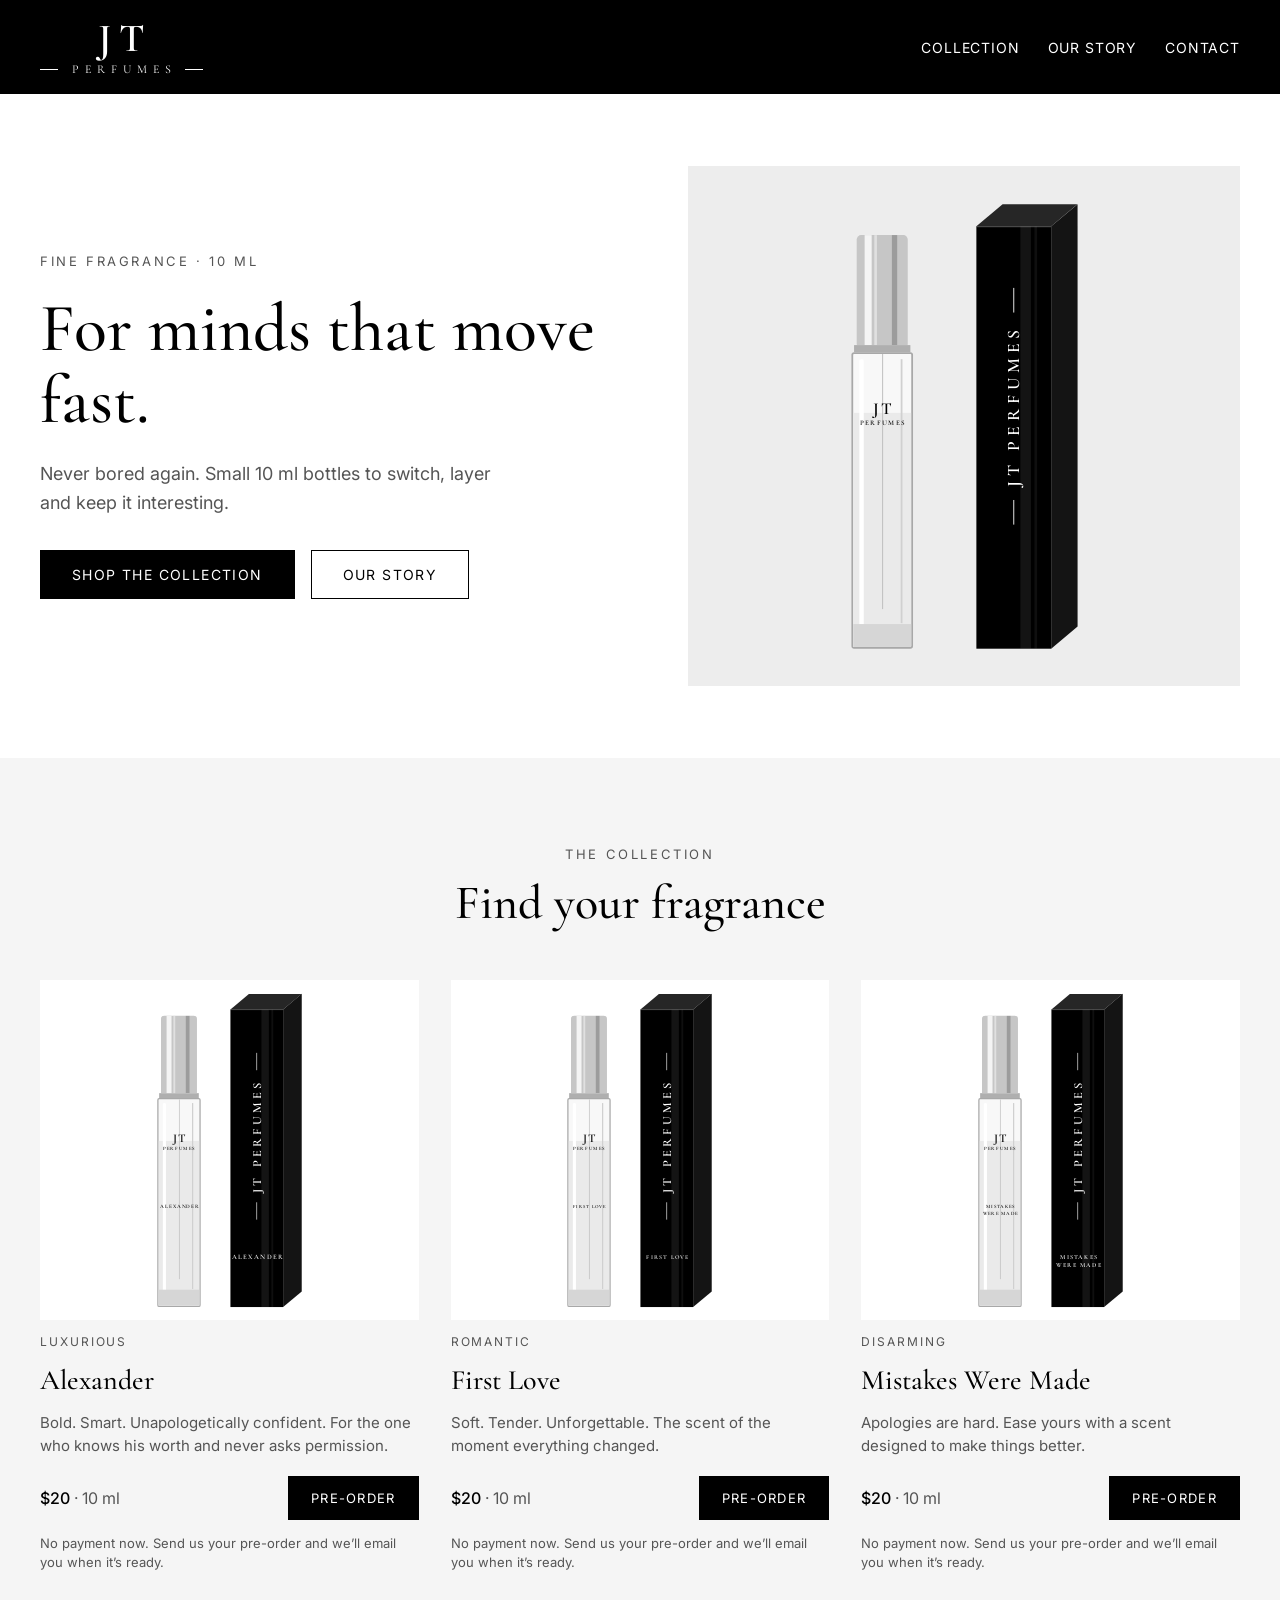
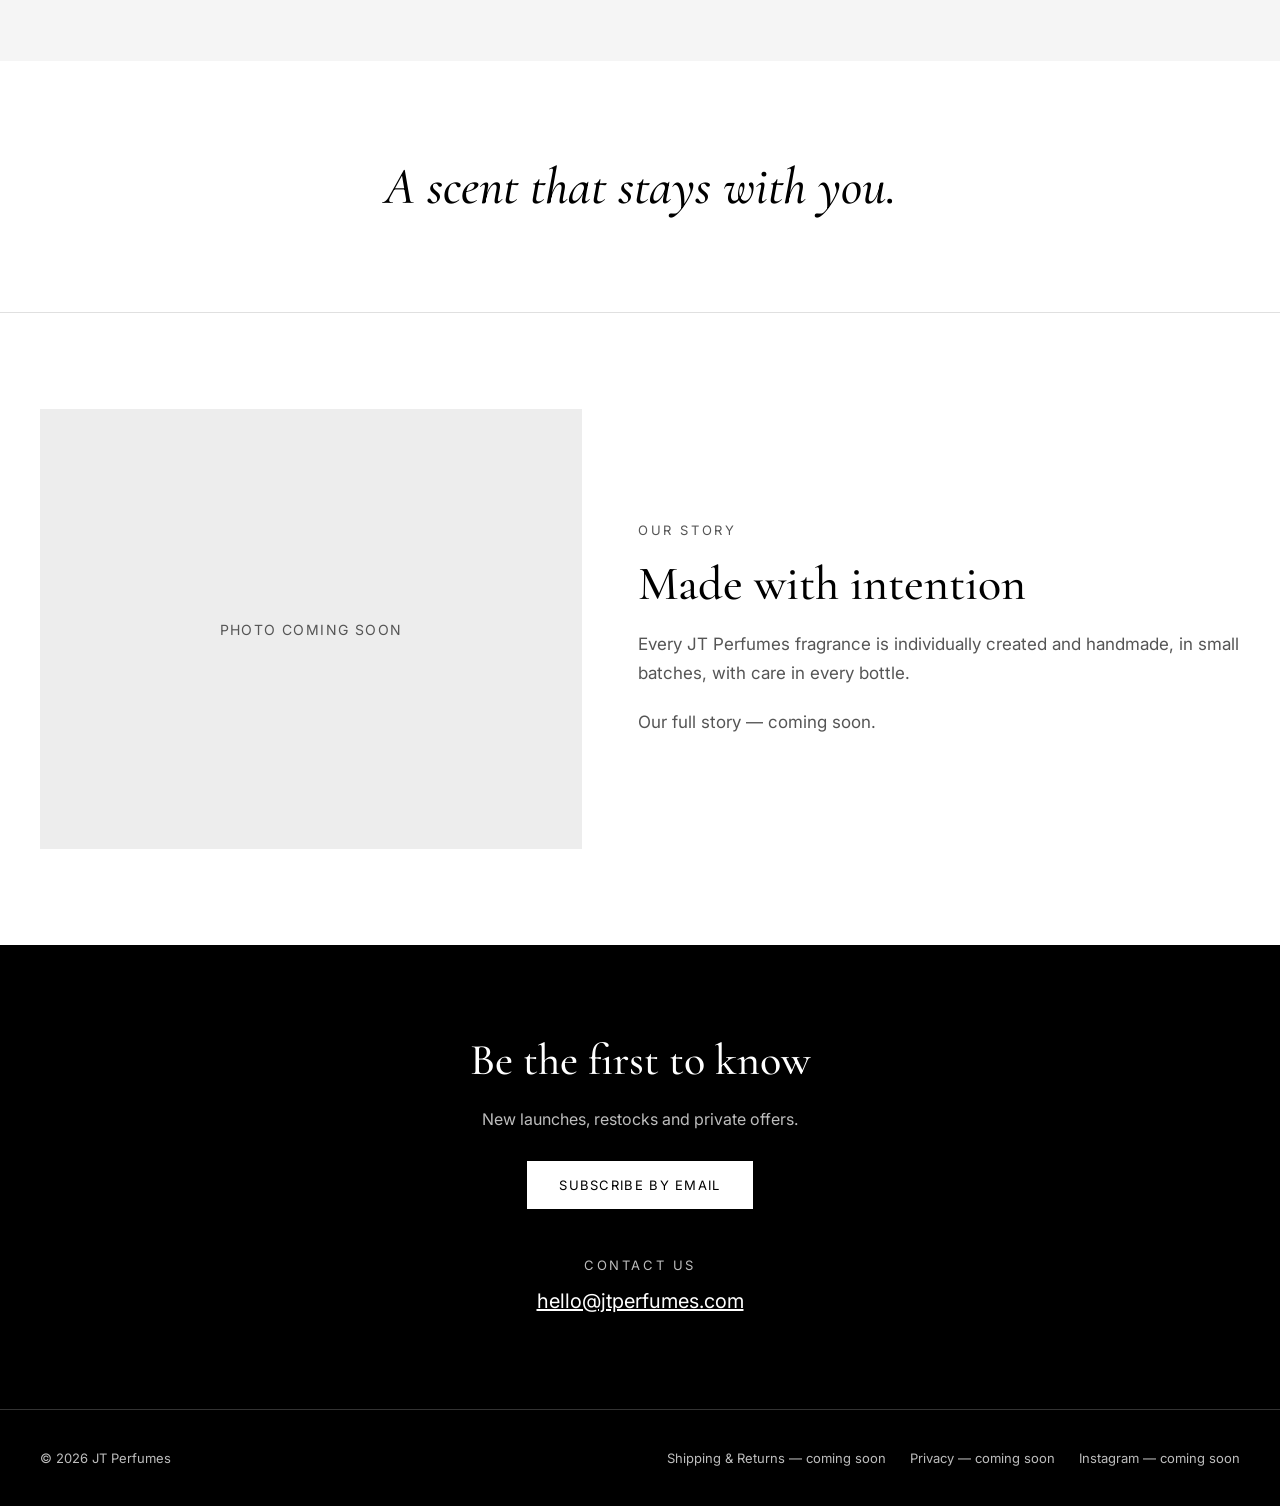
<file: index.html>
<!doctype html>
<html lang="en">
<head>
<meta charset="utf-8">
<meta name="viewport" content="width=device-width, initial-scale=1">
<title>JT Perfumes – For minds that move fast</title>
<meta name="description" content="JT Perfumes – never bored again. Small 10 ml fragrances to switch, layer and keep it interesting.">
<link rel="preconnect" href="https://fonts.googleapis.com">
<link href="https://fonts.googleapis.com/css2?family=Cormorant+Garamond:ital,wght@0,400;0,500;0,600;1,500&amp;family=Inter:wght@400;500;600&amp;display=swap" rel="stylesheet">
<style>
body{margin:0;background:#FFFFFF}
a{color:#000000}a:hover{color:#555555}
</style>
<style>html{scroll-behavior:smooth}</style>
</head>
<body>
<div style="font-family: Inter, system-ui, sans-serif; color: #000000; background: #FFFFFF; width: 100%; min-height: 100vh">

<header style="background: #000000; color: #FFFFFF">
<nav aria-label="Main" style="max-width: 1200px; margin: 0 auto; padding: 18px 24px; display: flex; flex-wrap: wrap; align-items: center; justify-content: space-between; gap: 16px">
<a href="#top" aria-label="JT Perfumes home" style="color: #FFFFFF; text-decoration: none; display: flex; flex-direction: column; align-items: center; gap: 4px">
<span style="font-family: 'Cormorant Garamond', Georgia, serif; font-weight: 600; font-size: 40px; line-height: 1; letter-spacing: 0.22em; padding-left: 0.22em">JT</span>
<span style="display: flex; align-items: center; gap: 8px">
<span style="width: 18px; height: 1px; background: #FFFFFF"></span>
<span style="font-family: 'Cormorant Garamond', Georgia, serif; font-size: 12px; letter-spacing: 0.5em; padding-left: 0.5em">PERFUMES</span>
<span style="width: 18px; height: 1px; background: #FFFFFF"></span>
</span>
</a>
<div style="display: flex; flex-wrap: wrap; gap: 28px; font-size: 14px; letter-spacing: 0.06em; text-transform: uppercase">
<a href="#collection" style="color: #FFFFFF; text-decoration: none; padding: 12px 0">Collection</a>
<a href="#about" style="color: #FFFFFF; text-decoration: none; padding: 12px 0">Our Story</a>
<a href="#contact" style="color: #FFFFFF; text-decoration: none; padding: 12px 0">Contact</a>
</div>
</nav>
</header>

<section id="top" style="max-width: 1200px; margin: 0 auto; padding: 72px 24px; display: flex; flex-wrap: wrap; align-items: center; gap: 56px">
<div style="flex: 1 1 420px; min-width: 0; display: flex; flex-direction: column; gap: 24px">
<p style="margin: 0; font-size: 13px; letter-spacing: 0.2em; text-transform: uppercase; color: #555555">Fine fragrance · 10 ml</p>
<h1 style="margin: 0; font-family: 'Cormorant Garamond', Georgia, serif; font-weight: 500; font-size: 68px; line-height: 1.05">For minds that move fast.</h1>
<p style="margin: 0; font-size: 18px; line-height: 1.6; color: #555555; max-width: 480px">Never bored again. Small 10 ml bottles to switch, layer and keep it interesting.</p>
<div style="display: flex; flex-wrap: wrap; gap: 16px; padding-top: 8px">
<a href="#collection" style="display: inline-block; background: #000000; color: #FFFFFF; text-decoration: none; padding: 16px 32px; font-size: 14px; letter-spacing: 0.1em; text-transform: uppercase">Shop the collection</a>
<a href="#about" style="display: inline-block; border: 1px solid #000000; text-decoration: none; padding: 15px 31px; font-size: 14px; letter-spacing: 0.1em; text-transform: uppercase">Our story</a>
</div>
</div>
<div style="flex: 1 1 380px; min-width: 0; height: 520px; background: #EDEDED; overflow: hidden; display: flex; align-items: center; justify-content: center">
<div style="flex: none; transform: scale(0.88); display: flex; align-items: flex-end; gap: 72px">
<div role="img" aria-label="Slim square clear glass 10 ml bottle with silver cap" style="width: 70px; display: flex; flex-direction: column; align-items: center">
<div style="position: relative; width: 58px; height: 125px; border-radius: 5px 5px 1px 1px; background: #C6C6C6; overflow: hidden">
<div style="position: absolute; left: 9px; top: 0; width: 8px; height: 125px; background: #F4F4F4"></div>
<div style="position: absolute; left: 20px; top: 0; width: 3px; height: 125px; background: #E0E0E0"></div>
<div style="position: absolute; left: 40px; top: 0; width: 6px; height: 125px; background: #9C9C9C"></div>
</div>
<div style="width: 64px; height: 8px; background: #AFAFAF"></div>
<div style="position: relative; width: 70px; height: 337px; box-sizing: border-box; border: 2px solid #A8A8A8; border-radius: 3px; background: #F8F8F8; overflow: hidden">
<div style="position: absolute; left: 0; bottom: 0; width: 100%; height: 80%; background: #EAEAEA"></div>
<div style="position: absolute; left: 7px; top: 6px; width: 5px; height: 320px; background: #FFFFFF; border-radius: 2px"></div>
<div style="position: absolute; left: 54px; top: 6px; width: 2px; height: 300px; background: #D0D0D0"></div>
<div style="position: absolute; left: 33px; top: 0; width: 1px; height: 290px; background: #B8B8B8"></div>
<div style="position: absolute; left: 0; bottom: 0; width: 100%; height: 26px; background: #D6D6D6"></div>
<div style="position: absolute; left: 0; top: 52px; width: 66px; display: flex; flex-direction: column; align-items: center; gap: 4px; color: #000000; font-family: 'Cormorant Garamond', Georgia, serif">
<span style="font-weight: 600; font-size: 19px; line-height: 1; letter-spacing: 0.14em; padding-left: 0.14em">JT</span>
<span style="font-weight: 600; font-size: 8px; line-height: 1; letter-spacing: 0.22em; padding-left: 0.22em">PERFUMES</span>
</div>
</div>
</div>
<div role="img" aria-label="Tall glossy black JT Perfumes box" style="position: relative; width: 115px; height: 505px">
<div style="position: absolute; left: 0; top: 0; width: 85px; height: 25px; background: #262626; transform: skewX(-50deg); transform-origin: bottom left"></div>
<div style="position: absolute; left: 85px; top: 25px; width: 30px; height: 480px; background: #141414; transform: skewY(-40deg); transform-origin: top left"></div>
<div style="position: absolute; left: 0; top: 25px; width: 85px; height: 480px; background: #000000; overflow: hidden; color: #FFFFFF">
<div style="position: absolute; left: 0; top: 0; width: 85px; height: 1px; background: #5A5A5A"></div>
<div style="position: absolute; left: 50px; top: 0; width: 12px; height: 480px; background: #FFFFFF; opacity: 0.08"></div>
<div style="position: absolute; left: 66px; top: 0; width: 3px; height: 480px; background: #FFFFFF; opacity: 0.06"></div>
<div style="position: absolute; left: 0; top: 70px; width: 85px; display: flex; flex-direction: column; align-items: center; gap: 14px">
<span style="width: 1px; height: 28px; background: #FFFFFF"></span>
<span style="writing-mode: vertical-rl; transform: rotate(180deg); white-space: nowrap; font-family: 'Cormorant Garamond', Georgia, serif; font-weight: 600; font-size: 20px; line-height: 1; letter-spacing: 0.28em">JT PERFUMES</span>
<span style="width: 1px; height: 28px; background: #FFFFFF"></span>
</div>
</div>
</div>
</div>
</div>
</section>

<section id="collection" style="background: #F5F5F5; padding: 88px 24px">
<div style="max-width: 1200px; margin: 0 auto; display: flex; flex-direction: column; gap: 48px">
<div style="display: flex; flex-direction: column; gap: 12px; align-items: center; text-align: center">
<p style="margin: 0; font-size: 13px; letter-spacing: 0.2em; text-transform: uppercase; color: #555555">The collection</p>
<h2 style="margin: 0; font-family: 'Cormorant Garamond', Georgia, serif; font-weight: 500; font-size: 48px">Find your fragrance</h2>
</div>
<div style="display: grid; grid-template-columns: repeat(auto-fit, minmax(240px, 1fr)); gap: 32px">

<article style="display: flex; flex-direction: column; gap: 14px">

<div style="height: 340px; background: #FFFFFF; overflow: hidden; display: flex; align-items: center; justify-content: center">
<div style="flex: none; transform: scale(0.62); display: flex; align-items: flex-end; gap: 48px">
<div role="img" aria-label="Alexander 10 ml bottle" style="width: 70px; display: flex; flex-direction: column; align-items: center">
<div style="position: relative; width: 58px; height: 125px; border-radius: 5px 5px 1px 1px; background: #C6C6C6; overflow: hidden">
<div style="position: absolute; left: 9px; top: 0; width: 8px; height: 125px; background: #F4F4F4"></div>
<div style="position: absolute; left: 20px; top: 0; width: 3px; height: 125px; background: #E0E0E0"></div>
<div style="position: absolute; left: 40px; top: 0; width: 6px; height: 125px; background: #9C9C9C"></div>
</div>
<div style="width: 64px; height: 8px; background: #AFAFAF"></div>
<div style="position: relative; width: 70px; height: 337px; box-sizing: border-box; border: 2px solid #A8A8A8; border-radius: 3px; background: #F8F8F8; overflow: hidden">
<div style="position: absolute; left: 0; bottom: 0; width: 100%; height: 80%; background: #EAEAEA"></div>
<div style="position: absolute; left: 7px; top: 6px; width: 5px; height: 320px; background: #FFFFFF; border-radius: 2px"></div>
<div style="position: absolute; left: 54px; top: 6px; width: 2px; height: 300px; background: #D0D0D0"></div>
<div style="position: absolute; left: 33px; top: 0; width: 1px; height: 290px; background: #B8B8B8"></div>
<div style="position: absolute; left: 0; bottom: 0; width: 100%; height: 26px; background: #D6D6D6"></div>
<div style="position: absolute; left: 0; top: 52px; width: 66px; display: flex; flex-direction: column; align-items: center; gap: 4px; color: #000000; font-family: 'Cormorant Garamond', Georgia, serif">
<span style="font-weight: 600; font-size: 19px; line-height: 1; letter-spacing: 0.14em; padding-left: 0.14em">JT</span>
<span style="font-weight: 600; font-size: 8px; line-height: 1; letter-spacing: 0.22em; padding-left: 0.22em">PERFUMES</span>
</div>
<span style="position: absolute; left: 0; top: 168px; width: 66px; text-align: center; font-family: 'Cormorant Garamond', Georgia, serif; font-weight: 600; font-size: 8.5px; letter-spacing: 0.16em; padding-left: 0.16em; white-space: pre-line; line-height: 1.35; color: #000000">ALEXANDER</span>
</div>
</div>
<div role="img" aria-label="Alexander box" style="position: relative; width: 115px; height: 505px">
<div style="position: absolute; left: 0; top: 0; width: 85px; height: 25px; background: #262626; transform: skewX(-50deg); transform-origin: bottom left"></div>
<div style="position: absolute; left: 85px; top: 25px; width: 30px; height: 480px; background: #141414; transform: skewY(-40deg); transform-origin: top left"></div>
<div style="position: absolute; left: 0; top: 25px; width: 85px; height: 480px; background: #000000; overflow: hidden; color: #FFFFFF">
<div style="position: absolute; left: 0; top: 0; width: 85px; height: 1px; background: #5A5A5A"></div>
<div style="position: absolute; left: 50px; top: 0; width: 12px; height: 480px; background: #FFFFFF; opacity: 0.08"></div>
<div style="position: absolute; left: 66px; top: 0; width: 3px; height: 480px; background: #FFFFFF; opacity: 0.06"></div>
<div style="position: absolute; left: 0; top: 70px; width: 85px; display: flex; flex-direction: column; align-items: center; gap: 14px">
<span style="width: 1px; height: 28px; background: #FFFFFF"></span>
<span style="writing-mode: vertical-rl; transform: rotate(180deg); white-space: nowrap; font-family: 'Cormorant Garamond', Georgia, serif; font-weight: 600; font-size: 20px; line-height: 1; letter-spacing: 0.28em">JT PERFUMES</span>
<span style="width: 1px; height: 28px; background: #FFFFFF"></span>
</div>
</div>
<span style="position: absolute; left: 0; top: 418px; width: 85px; text-align: center; font-family: 'Cormorant Garamond', Georgia, serif; font-weight: 600; font-size: 11px; letter-spacing: 0.2em; padding-left: 0.2em; white-space: pre-line; line-height: 1.35; color: #FFFFFF">ALEXANDER</span>
</div>
</div>
</div>


<p style="margin: 0; font-size: 12px; letter-spacing: 0.16em; text-transform: uppercase; color: #555555">Luxurious</p>
<h3 style="margin: 0; font-family: 'Cormorant Garamond', Georgia, serif; font-weight: 500; font-size: 28px">Alexander</h3>
<p style="margin: 0; font-size: 15px; line-height: 1.55; color: #555555">Bold. Smart. Unapologetically confident. For the one who knows his worth and never asks permission.</p>

<div style="display: flex; align-items: center; justify-content: space-between; gap: 12px; padding-top: 4px">
<span style="font-size: 16px; font-weight: 500">$20 <span style="font-weight: 400; color: #555555">· 10 ml</span></span>
<a href="mailto:hello@jtperfumes.com?subject=Pre-order%3A%20Alexander&amp;body=Hi%20JT%20Perfumes%2C%0A%0AI%27d%20like%20to%20pre-order%20Alexander%20%2810%20ml%2C%20%2420%29.%0A%0AQuantity%3A%201%0AName%3A%0APhone%20%28optional%29%3A%0A%0AThank%20you%21" style="display: inline-flex; align-items: center; background: #000000; border: 1px solid #000000; color: #FFFFFF; text-decoration: none; padding: 12px 22px; min-height: 44px; box-sizing: border-box; font-family: Inter, sans-serif; font-size: 13px; letter-spacing: 0.1em; text-transform: uppercase">Pre-order</a>
</div>
<p style="margin: 0; font-size: 13px; line-height: 1.5; color: #555555">No payment now. Send us your pre-order and we’ll email you when it’s ready.</p>


</article>

<article style="display: flex; flex-direction: column; gap: 14px">

<div style="height: 340px; background: #FFFFFF; overflow: hidden; display: flex; align-items: center; justify-content: center">
<div style="flex: none; transform: scale(0.62); display: flex; align-items: flex-end; gap: 48px">
<div role="img" aria-label="First Love 10 ml bottle" style="width: 70px; display: flex; flex-direction: column; align-items: center">
<div style="position: relative; width: 58px; height: 125px; border-radius: 5px 5px 1px 1px; background: #C6C6C6; overflow: hidden">
<div style="position: absolute; left: 9px; top: 0; width: 8px; height: 125px; background: #F4F4F4"></div>
<div style="position: absolute; left: 20px; top: 0; width: 3px; height: 125px; background: #E0E0E0"></div>
<div style="position: absolute; left: 40px; top: 0; width: 6px; height: 125px; background: #9C9C9C"></div>
</div>
<div style="width: 64px; height: 8px; background: #AFAFAF"></div>
<div style="position: relative; width: 70px; height: 337px; box-sizing: border-box; border: 2px solid #A8A8A8; border-radius: 3px; background: #F8F8F8; overflow: hidden">
<div style="position: absolute; left: 0; bottom: 0; width: 100%; height: 80%; background: #EAEAEA"></div>
<div style="position: absolute; left: 7px; top: 6px; width: 5px; height: 320px; background: #FFFFFF; border-radius: 2px"></div>
<div style="position: absolute; left: 54px; top: 6px; width: 2px; height: 300px; background: #D0D0D0"></div>
<div style="position: absolute; left: 33px; top: 0; width: 1px; height: 290px; background: #B8B8B8"></div>
<div style="position: absolute; left: 0; bottom: 0; width: 100%; height: 26px; background: #D6D6D6"></div>
<div style="position: absolute; left: 0; top: 52px; width: 66px; display: flex; flex-direction: column; align-items: center; gap: 4px; color: #000000; font-family: 'Cormorant Garamond', Georgia, serif">
<span style="font-weight: 600; font-size: 19px; line-height: 1; letter-spacing: 0.14em; padding-left: 0.14em">JT</span>
<span style="font-weight: 600; font-size: 8px; line-height: 1; letter-spacing: 0.22em; padding-left: 0.22em">PERFUMES</span>
</div>
<span style="position: absolute; left: 0; top: 168px; width: 66px; text-align: center; font-family: 'Cormorant Garamond', Georgia, serif; font-weight: 600; font-size: 7.5px; letter-spacing: 0.16em; padding-left: 0.16em; white-space: pre-line; line-height: 1.35; color: #000000">FIRST LOVE</span>
</div>
</div>
<div role="img" aria-label="First Love box" style="position: relative; width: 115px; height: 505px">
<div style="position: absolute; left: 0; top: 0; width: 85px; height: 25px; background: #262626; transform: skewX(-50deg); transform-origin: bottom left"></div>
<div style="position: absolute; left: 85px; top: 25px; width: 30px; height: 480px; background: #141414; transform: skewY(-40deg); transform-origin: top left"></div>
<div style="position: absolute; left: 0; top: 25px; width: 85px; height: 480px; background: #000000; overflow: hidden; color: #FFFFFF">
<div style="position: absolute; left: 0; top: 0; width: 85px; height: 1px; background: #5A5A5A"></div>
<div style="position: absolute; left: 50px; top: 0; width: 12px; height: 480px; background: #FFFFFF; opacity: 0.08"></div>
<div style="position: absolute; left: 66px; top: 0; width: 3px; height: 480px; background: #FFFFFF; opacity: 0.06"></div>
<div style="position: absolute; left: 0; top: 70px; width: 85px; display: flex; flex-direction: column; align-items: center; gap: 14px">
<span style="width: 1px; height: 28px; background: #FFFFFF"></span>
<span style="writing-mode: vertical-rl; transform: rotate(180deg); white-space: nowrap; font-family: 'Cormorant Garamond', Georgia, serif; font-weight: 600; font-size: 20px; line-height: 1; letter-spacing: 0.28em">JT PERFUMES</span>
<span style="width: 1px; height: 28px; background: #FFFFFF"></span>
</div>
</div>
<span style="position: absolute; left: 0; top: 418px; width: 85px; text-align: center; font-family: 'Cormorant Garamond', Georgia, serif; font-weight: 600; font-size: 9.5px; letter-spacing: 0.2em; padding-left: 0.2em; white-space: pre-line; line-height: 1.35; color: #FFFFFF">FIRST LOVE</span>
</div>
</div>
</div>


<p style="margin: 0; font-size: 12px; letter-spacing: 0.16em; text-transform: uppercase; color: #555555">Romantic</p>
<h3 style="margin: 0; font-family: 'Cormorant Garamond', Georgia, serif; font-weight: 500; font-size: 28px">First Love</h3>
<p style="margin: 0; font-size: 15px; line-height: 1.55; color: #555555">Soft. Tender. Unforgettable. The scent of the moment everything changed.</p>

<div style="display: flex; align-items: center; justify-content: space-between; gap: 12px; padding-top: 4px">
<span style="font-size: 16px; font-weight: 500">$20 <span style="font-weight: 400; color: #555555">· 10 ml</span></span>
<a href="mailto:hello@jtperfumes.com?subject=Pre-order%3A%20First%20Love&amp;body=Hi%20JT%20Perfumes%2C%0A%0AI%27d%20like%20to%20pre-order%20First%20Love%20%2810%20ml%2C%20%2420%29.%0A%0AQuantity%3A%201%0AName%3A%0APhone%20%28optional%29%3A%0A%0AThank%20you%21" style="display: inline-flex; align-items: center; background: #000000; border: 1px solid #000000; color: #FFFFFF; text-decoration: none; padding: 12px 22px; min-height: 44px; box-sizing: border-box; font-family: Inter, sans-serif; font-size: 13px; letter-spacing: 0.1em; text-transform: uppercase">Pre-order</a>
</div>
<p style="margin: 0; font-size: 13px; line-height: 1.5; color: #555555">No payment now. Send us your pre-order and we’ll email you when it’s ready.</p>


</article>

<article style="display: flex; flex-direction: column; gap: 14px">

<div style="height: 340px; background: #FFFFFF; overflow: hidden; display: flex; align-items: center; justify-content: center">
<div style="flex: none; transform: scale(0.62); display: flex; align-items: flex-end; gap: 48px">
<div role="img" aria-label="Mistakes Were Made 10 ml bottle" style="width: 70px; display: flex; flex-direction: column; align-items: center">
<div style="position: relative; width: 58px; height: 125px; border-radius: 5px 5px 1px 1px; background: #C6C6C6; overflow: hidden">
<div style="position: absolute; left: 9px; top: 0; width: 8px; height: 125px; background: #F4F4F4"></div>
<div style="position: absolute; left: 20px; top: 0; width: 3px; height: 125px; background: #E0E0E0"></div>
<div style="position: absolute; left: 40px; top: 0; width: 6px; height: 125px; background: #9C9C9C"></div>
</div>
<div style="width: 64px; height: 8px; background: #AFAFAF"></div>
<div style="position: relative; width: 70px; height: 337px; box-sizing: border-box; border: 2px solid #A8A8A8; border-radius: 3px; background: #F8F8F8; overflow: hidden">
<div style="position: absolute; left: 0; bottom: 0; width: 100%; height: 80%; background: #EAEAEA"></div>
<div style="position: absolute; left: 7px; top: 6px; width: 5px; height: 320px; background: #FFFFFF; border-radius: 2px"></div>
<div style="position: absolute; left: 54px; top: 6px; width: 2px; height: 300px; background: #D0D0D0"></div>
<div style="position: absolute; left: 33px; top: 0; width: 1px; height: 290px; background: #B8B8B8"></div>
<div style="position: absolute; left: 0; bottom: 0; width: 100%; height: 26px; background: #D6D6D6"></div>
<div style="position: absolute; left: 0; top: 52px; width: 66px; display: flex; flex-direction: column; align-items: center; gap: 4px; color: #000000; font-family: 'Cormorant Garamond', Georgia, serif">
<span style="font-weight: 600; font-size: 19px; line-height: 1; letter-spacing: 0.14em; padding-left: 0.14em">JT</span>
<span style="font-weight: 600; font-size: 8px; line-height: 1; letter-spacing: 0.22em; padding-left: 0.22em">PERFUMES</span>
</div>
<span style="position: absolute; left: 0; top: 168px; width: 66px; text-align: center; font-family: 'Cormorant Garamond', Georgia, serif; font-weight: 600; font-size: 8px; letter-spacing: 0.16em; padding-left: 0.16em; white-space: pre-line; line-height: 1.35; color: #000000">MISTAKES
WERE MADE</span>
</div>
</div>
<div role="img" aria-label="Mistakes Were Made box" style="position: relative; width: 115px; height: 505px">
<div style="position: absolute; left: 0; top: 0; width: 85px; height: 25px; background: #262626; transform: skewX(-50deg); transform-origin: bottom left"></div>
<div style="position: absolute; left: 85px; top: 25px; width: 30px; height: 480px; background: #141414; transform: skewY(-40deg); transform-origin: top left"></div>
<div style="position: absolute; left: 0; top: 25px; width: 85px; height: 480px; background: #000000; overflow: hidden; color: #FFFFFF">
<div style="position: absolute; left: 0; top: 0; width: 85px; height: 1px; background: #5A5A5A"></div>
<div style="position: absolute; left: 50px; top: 0; width: 12px; height: 480px; background: #FFFFFF; opacity: 0.08"></div>
<div style="position: absolute; left: 66px; top: 0; width: 3px; height: 480px; background: #FFFFFF; opacity: 0.06"></div>
<div style="position: absolute; left: 0; top: 70px; width: 85px; display: flex; flex-direction: column; align-items: center; gap: 14px">
<span style="width: 1px; height: 28px; background: #FFFFFF"></span>
<span style="writing-mode: vertical-rl; transform: rotate(180deg); white-space: nowrap; font-family: 'Cormorant Garamond', Georgia, serif; font-weight: 600; font-size: 20px; line-height: 1; letter-spacing: 0.28em">JT PERFUMES</span>
<span style="width: 1px; height: 28px; background: #FFFFFF"></span>
</div>
</div>
<span style="position: absolute; left: 0; top: 418px; width: 85px; text-align: center; font-family: 'Cormorant Garamond', Georgia, serif; font-weight: 600; font-size: 10px; letter-spacing: 0.2em; padding-left: 0.2em; white-space: pre-line; line-height: 1.35; color: #FFFFFF">MISTAKES
WERE MADE</span>
</div>
</div>
</div>


<p style="margin: 0; font-size: 12px; letter-spacing: 0.16em; text-transform: uppercase; color: #555555">Disarming</p>
<h3 style="margin: 0; font-family: 'Cormorant Garamond', Georgia, serif; font-weight: 500; font-size: 28px">Mistakes Were Made</h3>
<p style="margin: 0; font-size: 15px; line-height: 1.55; color: #555555">Apologies are hard. Ease yours with a scent designed to make things better.</p>

<div style="display: flex; align-items: center; justify-content: space-between; gap: 12px; padding-top: 4px">
<span style="font-size: 16px; font-weight: 500">$20 <span style="font-weight: 400; color: #555555">· 10 ml</span></span>
<a href="mailto:hello@jtperfumes.com?subject=Pre-order%3A%20Mistakes%20Were%20Made&amp;body=Hi%20JT%20Perfumes%2C%0A%0AI%27d%20like%20to%20pre-order%20Mistakes%20Were%20Made%20%2810%20ml%2C%20%2420%29.%0A%0AQuantity%3A%201%0AName%3A%0APhone%20%28optional%29%3A%0A%0AThank%20you%21" style="display: inline-flex; align-items: center; background: #000000; border: 1px solid #000000; color: #FFFFFF; text-decoration: none; padding: 12px 22px; min-height: 44px; box-sizing: border-box; font-family: Inter, sans-serif; font-size: 13px; letter-spacing: 0.1em; text-transform: uppercase">Pre-order</a>
</div>
<p style="margin: 0; font-size: 13px; line-height: 1.5; color: #555555">No payment now. Send us your pre-order and we’ll email you when it’s ready.</p>


</article>

</div>
</div>
</section>

<section aria-label="Brand line" style="padding: 96px 24px; border-bottom: 1px solid #E0E0E0">
<p style="margin: 0 auto; max-width: 900px; text-align: center; font-family: 'Cormorant Garamond', Georgia, serif; font-style: italic; font-weight: 500; font-size: 52px; line-height: 1.15">A scent that stays with you.</p>
</section>

<section id="about" style="max-width: 1200px; margin: 0 auto; padding: 96px 24px; display: flex; flex-wrap: wrap; gap: 56px; align-items: center">
<div role="img" aria-label="Brand photo placeholder" style="flex: 1 1 360px; min-width: 0; height: 440px; background: #EDEDED; display: flex; align-items: center; justify-content: center; color: #555555; font-size: 14px; letter-spacing: 0.1em; text-transform: uppercase">Photo coming soon</div>
<div style="flex: 1 1 420px; min-width: 0; display: flex; flex-direction: column; gap: 20px">
<p style="margin: 0; font-size: 13px; letter-spacing: 0.2em; text-transform: uppercase; color: #555555">Our story</p>
<h2 style="margin: 0; font-family: 'Cormorant Garamond', Georgia, serif; font-weight: 500; font-size: 48px; line-height: 1.1">Made with intention</h2>
<p style="margin: 0; font-size: 17px; line-height: 1.7; color: #555555">Every JT Perfumes fragrance is individually created and handmade, in small batches, with care in every bottle.</p>
<p style="margin: 0; font-size: 17px; line-height: 1.7; color: #555555">Our full story — coming soon.</p>
</div>
</section>

<section id="contact" style="background: #000000; color: #FFFFFF; padding: 88px 24px">
<div style="max-width: 640px; margin: 0 auto; display: flex; flex-direction: column; gap: 20px; align-items: center; text-align: center">
<h2 style="margin: 0; font-family: 'Cormorant Garamond', Georgia, serif; font-weight: 500; font-size: 44px">Be the first to know</h2>
<p style="margin: 0; font-size: 16px; line-height: 1.6; color: #BDBDBD">New launches, restocks and private offers.</p>
<div style="padding-top: 8px">
<a href="mailto:hello@jtperfumes.com?subject=Subscribe%20to%20JT%20Perfumes&amp;body=Hi%20JT%20Perfumes%2C%0A%0APlease%20add%20me%20to%20your%20list%20for%20new%20launches%2C%20restocks%20and%20private%20offers.%0A%0AName%3A%0A%0AThank%20you%21" style="display: inline-flex; align-items: center; min-height: 48px; box-sizing: border-box; padding: 0 32px; background: #FFFFFF; color: #000000; text-decoration: none; font-family: Inter, sans-serif; font-size: 13px; letter-spacing: 0.1em; text-transform: uppercase">Subscribe by email</a>
</div>
<div style="padding-top: 28px; display: flex; flex-direction: column; gap: 8px; align-items: center">
<p style="margin: 0; font-size: 13px; letter-spacing: 0.2em; text-transform: uppercase; color: #BDBDBD">Contact us</p>
<a href="mailto:hello@jtperfumes.com" style="color: #FFFFFF; font-size: 20px; padding: 8px 0">hello@jtperfumes.com</a>
</div>
</div>
</section>

<footer style="background: #000000; border-top: 1px solid #333333">
<div style="max-width: 1200px; margin: 0 auto; padding: 28px 24px; display: flex; flex-wrap: wrap; justify-content: space-between; align-items: center; gap: 16px; font-size: 13px; color: #BDBDBD">
<span>© 2026 JT Perfumes</span>
<div style="display: flex; flex-wrap: wrap; gap: 24px">
<span style="padding: 12px 0">Shipping &amp; Returns — coming soon</span>
<span style="padding: 12px 0">Privacy — coming soon</span>
<span style="padding: 12px 0">Instagram — coming soon</span>
</div>
</div>
</footer>

</div>
</body>
</html>
</file>
